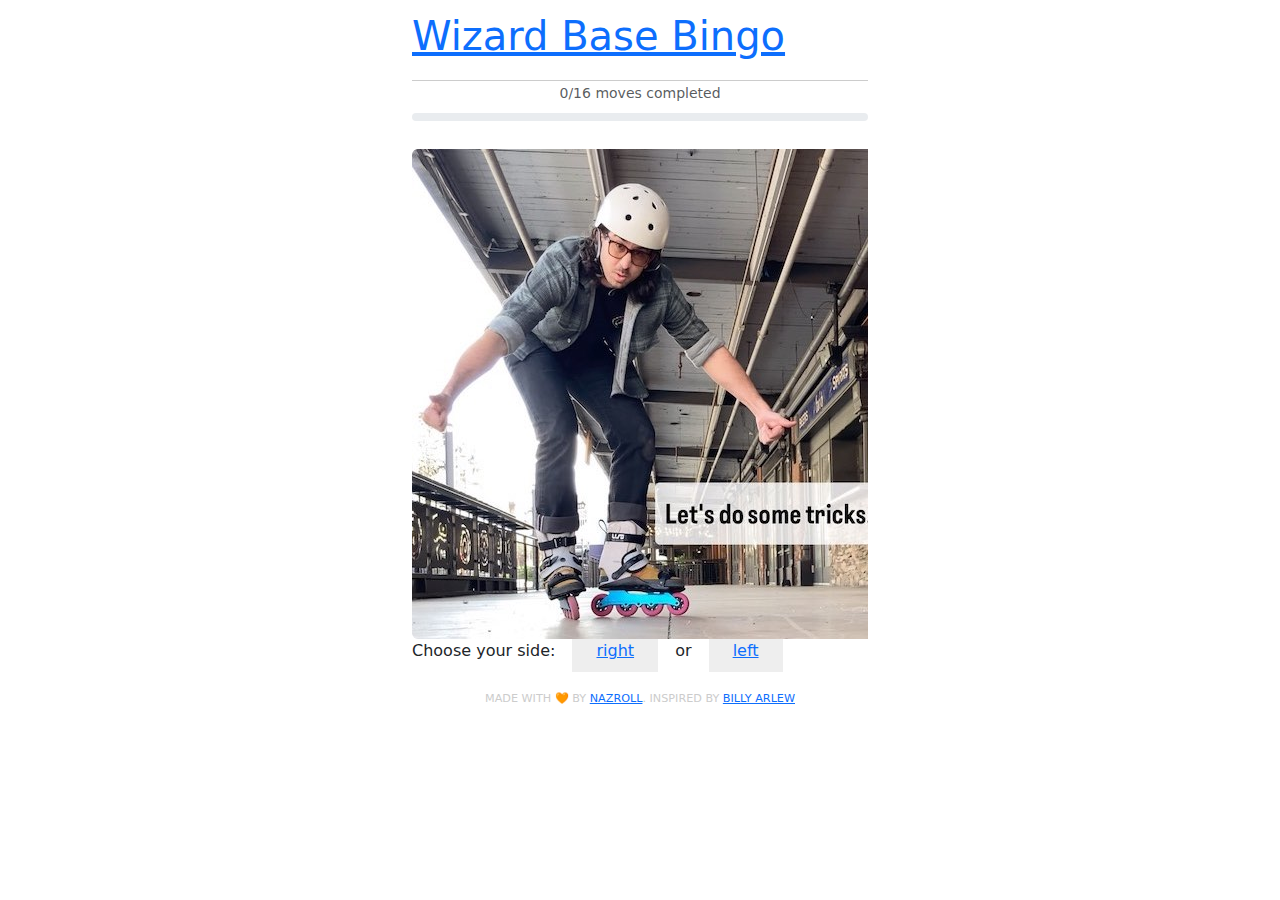
<file: index.html>
<!DOCTYPE html>
<html lang="en">
<head>
    <meta charset="UTF-8">
    <meta name="viewport" content="width=device-width, initial-scale=1.0">
    <meta name="description" content="Billy's Wizard Basics Bingo - Interactive training tracker for inline skating tricks">
    <meta name="keywords" content="inline skating, wizard basics, bingo, training, tricks">
    <meta name="author" content="nazrooooll">
    
    <!-- Performance optimizations -->
    <meta name="theme-color" content="#007bff">
    <link rel="preconnect" href="https://stackpath.bootstrapcdn.com">
    <link rel="preconnect" href="https://code.jquery.com">
    
    <title>Wizard Base Bingo</title>
    <!-- Bootstrap CSS -->
    <link href="https://cdn.jsdelivr.net/npm/bootstrap@5.3.6/dist/css/bootstrap.min.css" rel="stylesheet">
    <link href="./bingo.css" rel="stylesheet">
    <script type="text/javascript" src="./bingo.js"></script>
</head>
<body>
    <div class="container-xl bingo">
        <div id="header">
            <h1><a href="#home" class="app-header">Wizard Base Bingo</a></h1>
        </div>
        
        <!-- Progress Bar -->
        <div class="progress-container mb-3">
            <div class="text-center mb-2">
                <small class="text-muted"><span id="progress-text">0/16</span> moves completed</small>
            </div>
            <div class="progress" style="height: 8px;">
                <div class="progress-bar progress-bar-striped" 
                     role="progressbar" 
                     id="main-progress-bar"
                     style="width: 0%" 
                     aria-valuenow="0" 
                     aria-valuemin="0" 
                     aria-valuemax="100">
                </div>
            </div>
        </div>
        
        <div class="swipe-wrapper">
            <div class="row swipe-container">
                <!-- Choose your side: right or left? -->
                <div class="col-12 choose-your-side swipe-slide">
                    <img class="rounded mx-auto d-block" src="./billy.jpg" alt="" />
                </div>

                <!-- Right -->
                <div class="col-12 right-leg swipe-slide">
                    <h2>Right</h2>
                    <a href="#howtoRight" class="btn btn-primary btn-guide" data-bs-toggle="collapse" role="button" aria-expanded="false" aria-controls="howtoRight">?</a>
                    <div id="howtoRight" class="collapse visual-guides">
                        <div class="card card-body">
                        <h3>&#128064; Billy's howto guide</h3>
                        <h4>Two-footed moves</h4>
                        <ul class="demo-links">
                            <li><a href="https://billyarlew021217.wordpress.com/fog" target="_blank" rel="noopener">Front Open Gazelle</a></li>
                            <li><a href="https://billyarlew021217.wordpress.com/fcg" target="_blank" rel="noopener">Front Closed Gazelle</a></li>
                            <li><a href="https://billyarlew021217.wordpress.com/fol" target="_blank" rel="noopener">Front Open Lion</a></li>
                            <li><a href="https://eccentricinline.com/fcl/" target="_blank" rel="noopener">Front Closed Lion</a></li>
                        </ul>
                        <h4>One-footed moves</h4>
                        <ul class="demo-links">
                            <li><a href="https://billyarlew021217.wordpress.com/bog" target="_blank" rel="noopener">Back Open Gazelle</a></li>
                            <li><a href="https://billyarlew021217.wordpress.com/bcg" target="_blank" rel="noopener">Back Closed Gazelle</a></li>
                            <li><a href="https://billyarlew021217.wordpress.com/bol" target="_blank" rel="noopener">Back Open Lion</a></li>
                            <li><a href="https://billyarlew021217.wordpress.com/bcl" target="_blank" rel="noopener">Back Closed Lion</a></li>
                        </ul>
                        </div>
                    </div>
                    <!-- Front, Right -->
                    <div class="col-sm-12 front-right-leg">
                        <div class="row">
                            <div class="col-2">
                                <h3>Front</h3>
                            </div>
                            <div class="col-10">
                                <div class="front-right-tricks"></div>
                            </div>
                        </div>
                    </div>

                    <!-- Back, Right -->
                    <div class="col-sm-12 back-right-leg">
                        <div class="row">
                            <div class="col-2">
                                <h3>Back</h3>
                            </div>
                            <div class="col-10">
                                <div class="back-right-tricks"></div>
                            </div>
                        </div>
                    </div>
                </div>

                <!-- Left -->
                <div class="col-12 left-leg swipe-slide">
                    <h2>Left</h2>
                    <a href="#howtoLeft" class="btn btn-primary btn-guide" data-bs-toggle="collapse" role="button" aria-expanded="false" aria-controls="howtoLeft">?</a>
                    <div id="howtoLeft" class="collapse visual-guides">
                        <div class="card card-body">
                        <h3>&#128064; Billy's howto guide</h3>
                        <h4>Two-footed moves</h4>
                        <ul class="demo-links">
                            <li><a href="https://eccentricinline.com/fog" target="_blank" rel="noopener">Front Open Gazelle</a></li>
                            <li><a href="https://eccentricinline.com/fcg" target="_blank" rel="noopener">Front Closed Gazelle</a></li>
                            <li><a href="https://eccentricinline.com/bog" target="_blank" rel="noopener">Back Open Gazelle</a></li>
                            <li><a href="https://eccentricinline.com/bcg" target="_blank" rel="noopener">Back Closed Gazelle</a></li>
                        </ul>
                        <h4>One-footed moves</h4>
                        <ul class="demo-links">
                            <li><a href="https://eccentricinline.com/fol" target="_blank" rel="noopener">Front Open Lion</a></li>
                            <li><a href="https://eccentricinline.com/fcl/" target="_blank" rel="noopener">Front Closed Lion</a></li>
                            <li><a href="https://eccentricinline.com/bol" target="_blank" rel="noopener">Back Open Lion</a></li>
                            <li><a href="https://eccentricinline.com/bcl" target="_blank" rel="noopener">Back Closed Lion</a></li>
                        </ul>
                        </div>
                    </div>
                    <!-- Front, Left -->
                    <div class="col-sm-12 front-left-leg">
                        <div class="row">
                            <div class="col-2">
                                <h3>Front</h3>
                            </div>
                            <div class="col-10">
                                <div class="front-left-tricks"></div>
                            </div>
                        </div>
                    </div>

                    <!-- Back, Right -->
                    <div class="col-sm-12 back-left-leg">
                        <div class="row">
                            <div class="col-2">
                                <h3>Back</h3>
                            </div>
                            <div class="col-10">
                                <div class="back-left-tricks"></div>
                            </div>
                        </div>
                    </div>
                    <div class="visual-guides" style="display: none;">
                        <h3>&#128064; Billy's guide</h3>
                        <h4>Two-footed moves</h4>
                        <ul class="demo-links">
                            <li><a href="https://eccentricinline.com/fog" target="_blank" rel="noopener">Front Open Gazelle</a></li>
                            <li><a href="https://eccentricinline.com/fcg" target="_blank" rel="noopener">Front Closed Gazelle</a></li>
                            <li><a href="https://eccentricinline.com/bog" target="_blank" rel="noopener">Back Open Gazelle</a></li>
                            <li><a href="https://eccentricinline.com/bcg" target="_blank" rel="noopener">Back Closed Gazelle</a></li>
                        </ul>
                        <h4>One-footed moves</h4>
                        <ul class="demo-links">
                            <li><a href="https://eccentricinline.com/fol" target="_blank" rel="noopener">Front Open Lion</a></li>
                            <li><a href="https://eccentricinline.com/fcl/" target="_blank" rel="noopener">Front Closed Lion</a></li>
                            <li><a href="https://eccentricinline.com/bol" target="_blank" rel="noopener">Back Open Lion</a></li>
                            <li><a href="https://eccentricinline.com/bcl" target="_blank" rel="noopener">Back Closed Lion</a></li>
                        </ul>
                    </div>
                </div>
            </div>

            <p class="choose-side-buttons">Choose your side: 
                <a href="#right" class="choose-side" data-side="right">right</a> or 
                <a href="#left" class="choose-side" data-side="left">left</a></p>
        </div>
        <div id="footer">
            <p>Made with &#129505; by <a href="https://nazroll.com" target="_blank">nazroll</a>. Inspired by <a href="https://eccentricinline.com/" target="_blank">Billy Arlew</a></p>
        </div>
        
    </div>
    
    <!-- Congratulations Modal -->
    <div class="modal fade" id="congratulationsModal" tabindex="-1" aria-labelledby="congratulationsModalLabel" aria-hidden="true">
        <div class="modal-dialog modal-dialog-centered">
            <div class="modal-content">
                <div class="modal-header bg-success text-white">
                    <h4 class="modal-title" id="congratulationsModalLabel">&#127881; Congratulations!</h4>
                    <button type="button" class="btn-close btn-close-white" data-bs-dismiss="modal" aria-label="Close"></button>
                </div>
                <div class="modal-body text-center">
                    <div class="mb-3">
                        <i class="display-1 text-success"></i>
                    </div>
                    <h5 class="mb-3">You completed the Wizard Base Bingo! &#128293; &#128293; &#128293;</h5>
                    <p class="text-muted">You've mastered all <strong>16 fundamental moves</strong>. Time to take your wizard skating to the next level!</p>
                </div>
                <div class="modal-footer justify-content-center">
                    <button type="button" class="btn btn-secondary" data-bs-dismiss="modal">Let's get it!</button>
                </div>
            </div>
        </div>
    </div>
    
    <!-- Bootstrap JS, Popper.js, and jQuery -->
    <script src="https://code.jquery.com/jquery-3.5.1.slim.min.js"></script>
    <!-- <script src="https://cdn.jsdelivr.net/npm/@popperjs/core@2.5.4/dist/umd/popper.min.js"></script> -->
    <script src="https://cdn.jsdelivr.net/npm/bootstrap@5.3.6/dist/js/bootstrap.bundle.min.js"></script>
</body>
</html>
</file>
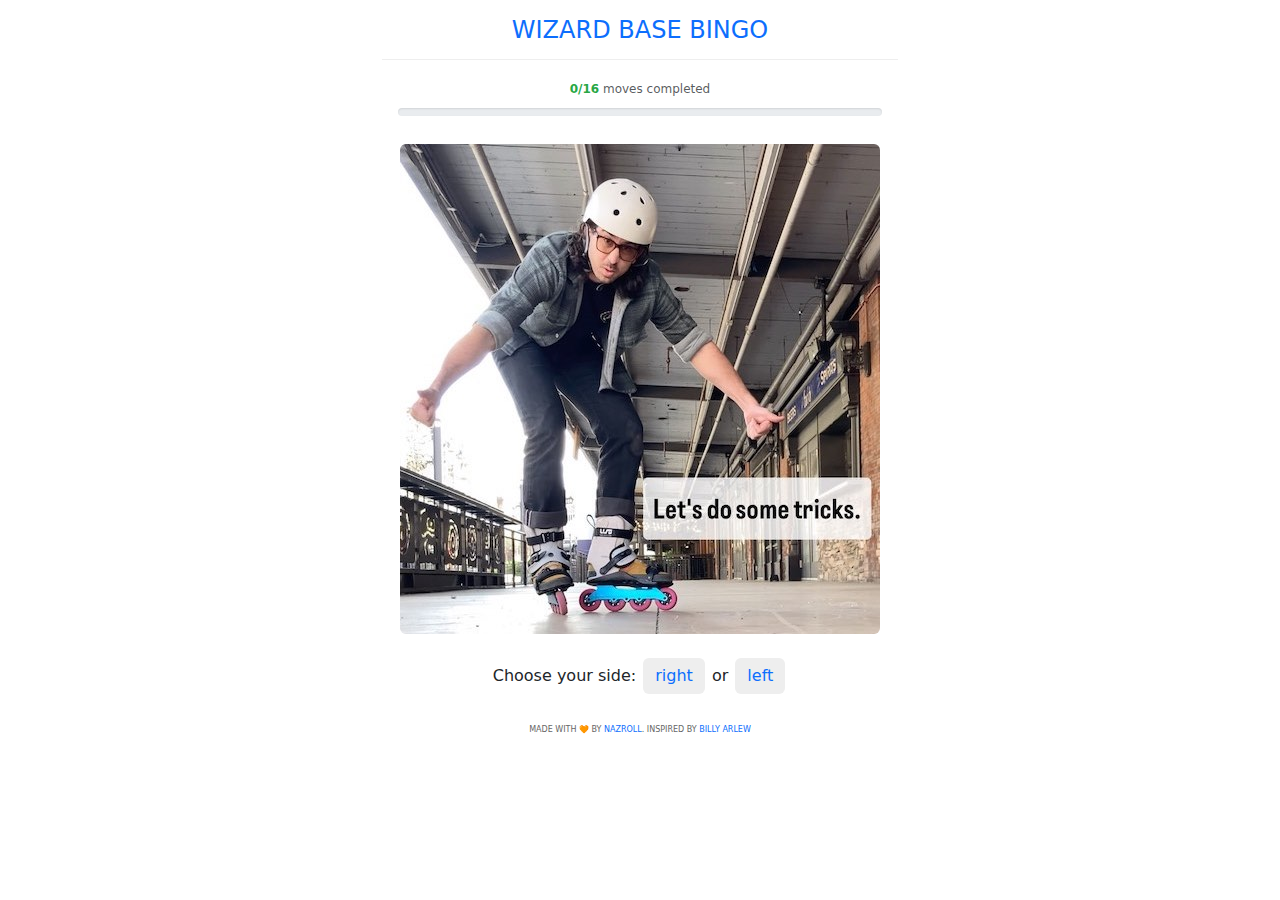
<file: bingo/index.html>
<!DOCTYPE html>
<html lang="en">
<head>
    <!-- Google tag (gtag.js) -->
    <script async src="https://www.googletagmanager.com/gtag/js?id=G-JHPRCTE9YY"></script>
    <script>
    window.dataLayer = window.dataLayer || [];
    function gtag(){dataLayer.push(arguments);}
    gtag('js', new Date());

    gtag('config', 'G-JHPRCTE9YY');
    </script>
    
    <meta charset="UTF-8">
    <meta name="viewport" content="width=device-width, initial-scale=1.0">
    <meta name="description" content="Billy's Wizard Basics Bingo - Interactive training tracker for inline skating tricks">
    <meta name="keywords" content="inline skating, wizard basics, bingo, training, tricks">
    <meta name="author" content="nazrooooll">
    
    <!-- Performance optimizations -->
    <meta name="theme-color" content="#007bff">
    <link rel="preconnect" href="https://stackpath.bootstrapcdn.com">
    <link rel="preconnect" href="https://code.jquery.com">
    
    <title>Wizard Base Bingo</title>
    <!-- Bootstrap CSS -->
    <link href="https://cdn.jsdelivr.net/npm/bootstrap@5.3.6/dist/css/bootstrap.min.css" rel="stylesheet">
    <link href="./bingo.css" rel="stylesheet">
    <script type="text/javascript" src="./bingo.js"></script>
</head>
<body>
    <div class="container-xl bingo">
        <div id="header">
            <h1><a href="#home" class="app-header">Wizard Base Bingo</a></h1>
        </div>
        
        <!-- Progress Bar -->
        <div class="progress-container mb-3">
            <div class="text-center mb-2">
                <small class="text-muted"><span id="progress-text">0/16</span> moves completed</small>
            </div>
            <div class="progress" style="height: 8px;">
                <div class="progress-bar progress-bar-striped" 
                     role="progressbar" 
                     id="main-progress-bar"
                     style="width: 0%" 
                     aria-valuenow="0" 
                     aria-valuemin="0" 
                     aria-valuemax="100">
                </div>
            </div>
        </div>
        
        <div class="swipe-wrapper">
            <div class="row swipe-container">
                <!-- Choose your side: right or left? -->
                <div class="col-12 choose-your-side swipe-slide">
                    <img class="rounded mx-auto d-block" src="./billy.jpg" alt="" />
                </div>

                <!-- Right -->
                <div class="col-12 right-leg swipe-slide">
                    <h2>Right</h2>
                    <a href="#howtoRight" class="btn btn-primary btn-guide" data-bs-toggle="collapse" role="button" aria-expanded="false" aria-controls="howtoRight">?</a>
                    <div id="howtoRight" class="collapse visual-guides">
                        <div class="card card-body">
                        <h3>&#128064; Billy's howto guide</h3>
                        <h4>Two-footed moves</h4>
                        <ul class="demo-links">
                            <li><a href="https://eccentricinline.com/fog" target="_blank" rel="noopener">Front Open Gazelle</a></li>
                            <li><a href="https://eccentricinline.com/fcg" target="_blank" rel="noopener">Front Closed Gazelle</a></li>
                            <li><a href="https://eccentricinline.com/bog" target="_blank" rel="noopener">Back Open Gazelle</a></li>
                            <li><a href="https://eccentricinline.com/bcg" target="_blank" rel="noopener">Back Closed Gazelle</a></li>
                        </ul>
                        <h4>One-footed moves</h4>
                        <ul class="demo-links">
                            <li><a href="https://eccentricinline.com/fol" target="_blank" rel="noopener">Front Open Lion</a></li>
                            <li><a href="https://eccentricinline.com/fcl/" target="_blank" rel="noopener">Front Closed Lion</a></li>
                            <li><a href="https://eccentricinline.com/bol" target="_blank" rel="noopener">Back Open Lion</a></li>
                            <li><a href="https://eccentricinline.com/bcl" target="_blank" rel="noopener">Back Closed Lion</a></li>
                        </ul>
                        </div>
                    </div>
                    <!-- Front, Right -->
                    <div class="col-sm-12 front-right-leg">
                        <div class="row">
                            <div class="col-2">
                                <h3>Front</h3>
                            </div>
                            <div class="col-10">
                                <div class="front-right-tricks"></div>
                            </div>
                        </div>
                    </div>

                    <!-- Back, Right -->
                    <div class="col-sm-12 back-right-leg">
                        <div class="row">
                            <div class="col-2">
                                <h3>Back</h3>
                            </div>
                            <div class="col-10">
                                <div class="back-right-tricks"></div>
                            </div>
                        </div>
                    </div>
                </div>

                <!-- Left -->
                <div class="col-12 left-leg swipe-slide">
                    <h2>Left</h2>
                    <a href="#howtoLeft" class="btn btn-primary btn-guide" data-bs-toggle="collapse" role="button" aria-expanded="false" aria-controls="howtoLeft">?</a>
                    <div id="howtoLeft" class="collapse visual-guides">
                        <div class="card card-body">
                        <h3>&#128064; Billy's howto guide</h3>
                        <h4>Two-footed moves</h4>
                        <ul class="demo-links">
                            <li><a href="https://eccentricinline.com/fog" target="_blank" rel="noopener">Front Open Gazelle</a></li>
                            <li><a href="https://eccentricinline.com/fcg" target="_blank" rel="noopener">Front Closed Gazelle</a></li>
                            <li><a href="https://eccentricinline.com/bog" target="_blank" rel="noopener">Back Open Gazelle</a></li>
                            <li><a href="https://eccentricinline.com/bcg" target="_blank" rel="noopener">Back Closed Gazelle</a></li>
                        </ul>
                        <h4>One-footed moves</h4>
                        <ul class="demo-links">
                            <li><a href="https://eccentricinline.com/fol" target="_blank" rel="noopener">Front Open Lion</a></li>
                            <li><a href="https://eccentricinline.com/fcl/" target="_blank" rel="noopener">Front Closed Lion</a></li>
                            <li><a href="https://eccentricinline.com/bol" target="_blank" rel="noopener">Back Open Lion</a></li>
                            <li><a href="https://eccentricinline.com/bcl" target="_blank" rel="noopener">Back Closed Lion</a></li>
                        </ul>
                        </div>
                    </div>
                    <!-- Front, Left -->
                    <div class="col-sm-12 front-left-leg">
                        <div class="row">
                            <div class="col-2">
                                <h3>Front</h3>
                            </div>
                            <div class="col-10">
                                <div class="front-left-tricks"></div>
                            </div>
                        </div>
                    </div>

                    <!-- Back, Right -->
                    <div class="col-sm-12 back-left-leg">
                        <div class="row">
                            <div class="col-2">
                                <h3>Back</h3>
                            </div>
                            <div class="col-10">
                                <div class="back-left-tricks"></div>
                            </div>
                        </div>
                    </div>
                </div>
            </div>

            <p class="choose-side-buttons">Choose your side: 
                <a href="#right" class="choose-side" data-side="right">right</a> or 
                <a href="#left" class="choose-side" data-side="left">left</a></p>
        </div>
        <div id="footer">
            <p>Made with &#129505; by <a href="https://nazroll.com" target="_blank">nazroll</a>. Inspired by <a href="https://eccentricinline.com/" target="_blank">Billy Arlew</a></p>
        </div>
        
    </div>
    
    <!-- Congratulations Modal -->
    <div class="modal fade" id="congratulationsModal" tabindex="-1" aria-labelledby="congratulationsModalLabel" aria-hidden="true">
        <div class="modal-dialog modal-dialog-centered">
            <div class="modal-content">
                <div class="modal-header bg-success text-white">
                    <h4 class="modal-title" id="congratulationsModalLabel">&#127881; Congratulations!</h4>
                    <button type="button" class="btn-close btn-close-white" data-bs-dismiss="modal" aria-label="Close"></button>
                </div>
                <div class="modal-body text-center">
                    <div class="mb-3">
                        <i class="display-1 text-success"></i>
                    </div>
                    <h5 class="mb-3">You completed the Wizard Base Bingo! &#128293; &#128293; &#128293;</h5>
                    <p class="text-muted">You've mastered all <strong>16 fundamental moves</strong>. Time to take your wizard skating to the next level!</p>
                </div>
                <div class="modal-footer justify-content-center">
                    <button type="button" class="btn btn-secondary" data-bs-dismiss="modal">Let's get it!</button>
                </div>
            </div>
        </div>
    </div>
    
    <!-- Bootstrap JS, Popper.js, and jQuery -->
    <script src="https://code.jquery.com/jquery-3.5.1.slim.min.js"></script>
    <!-- <script src="https://cdn.jsdelivr.net/npm/@popperjs/core@2.5.4/dist/umd/popper.min.js"></script> -->
    <script src="https://cdn.jsdelivr.net/npm/bootstrap@5.3.6/dist/js/bootstrap.bundle.min.js"></script>
</body>
</html>
</file>
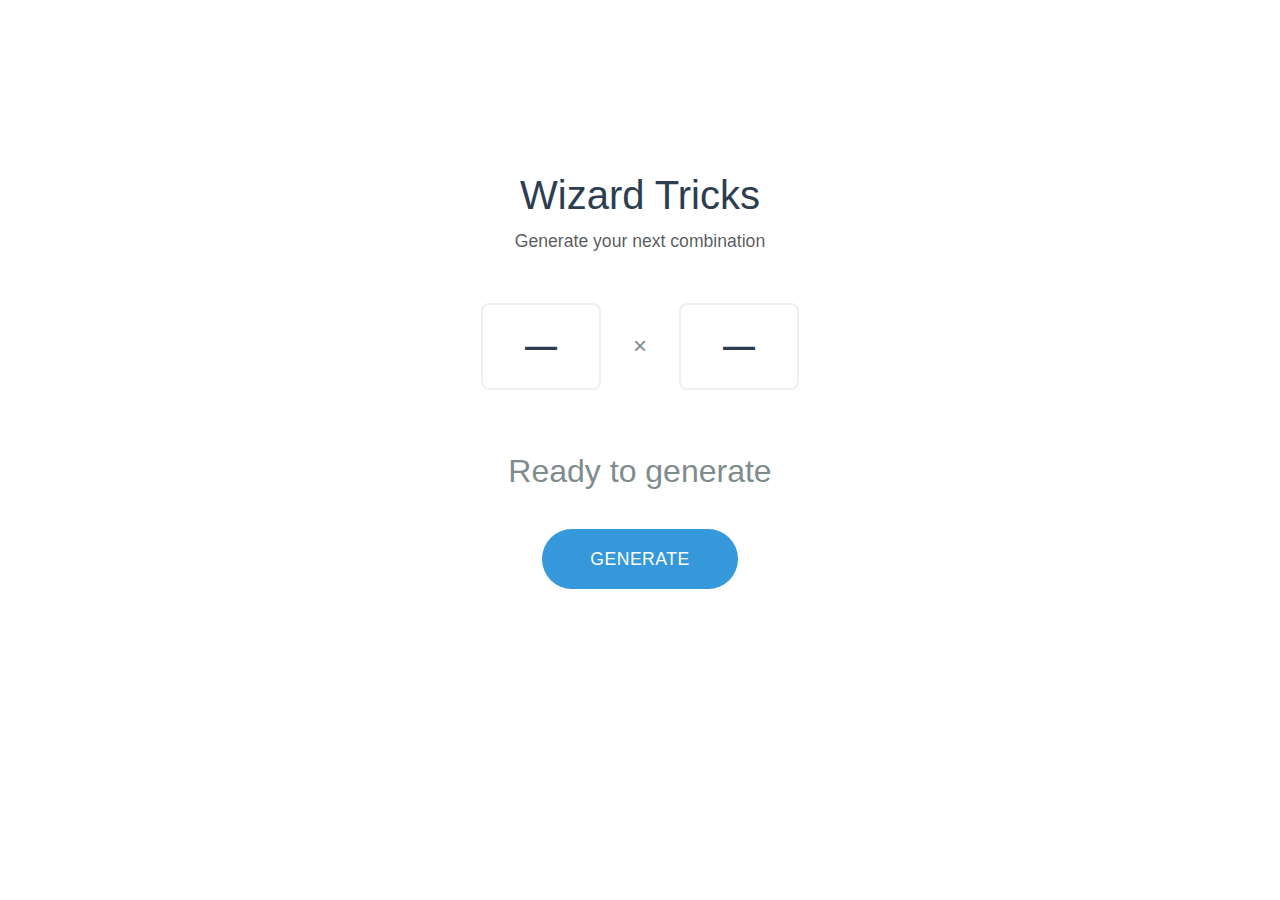
<file: generator/index.html>
<!DOCTYPE html>
<html lang="en">
<head>
    <!-- Google tag (gtag.js) -->
    <script async src="https://www.googletagmanager.com/gtag/js?id=G-JHPRCTE9YY"></script>
    <script>
    window.dataLayer = window.dataLayer || [];
    function gtag(){dataLayer.push(arguments);}
    gtag('js', new Date());
    gtag('config', 'G-JHPRCTE9YY');
    </script>
    
    <meta charset="UTF-8">
    <meta name="viewport" content="width=device-width, initial-scale=1.0">
    <meta name="description" content="Generate random tricks for wizard skaters. Perfect for sessions!">
    <meta name="keywords" content="inline skating, wizard basics, bingo, training, tricks">
    <meta name="author" content="nazrooooll">
    
    <title>Wizard Tricks Generator</title>
    <!-- Bootstrap CSS -->
    <link href="https://cdn.jsdelivr.net/npm/bootstrap@5.3.6/dist/css/bootstrap.min.css" rel="stylesheet">
    <link href="./trick-generator.css" rel="stylesheet">
</head>
<body>
    <div class="container">
        <div class="generator-wrapper">
            <header class="text-center mb-5">
                <h1>Wizard Tricks</h1>
                <p class="text-muted">Generate your next combination</p>
            </header>
            
            <main class="text-center">
                <!-- Simplified Slots -->
                <div class="slots-container mb-4">
                    <div class="slot">
                        <div class="slot-label d-none">Triangle</div>
                        <div id="triangleSlot" class="slot-result">—</div>
                    </div>
                    <div class="slot-divider">×</div>
                    <div class="slot">
                        <div class="slot-label d-none">Circle</div>
                        <div id="circleSlot" class="slot-result">—</div>
                    </div>
                </div>

                <!-- Result Display -->
                <div id="trickResult" class="result-display">
                    Ready to generate
                </div>

                <!-- Generate Button -->
                <button id="generateBtn" class="generate-btn mb-4">
                    Generate
                </button>
            </main>
        </div>
    </div>
    
    <script src="./trick-generator.js"></script>
    <script src="https://cdn.jsdelivr.net/npm/bootstrap@5.3.6/dist/js/bootstrap.bundle.min.js"></script>
</body>
</html>
</file>
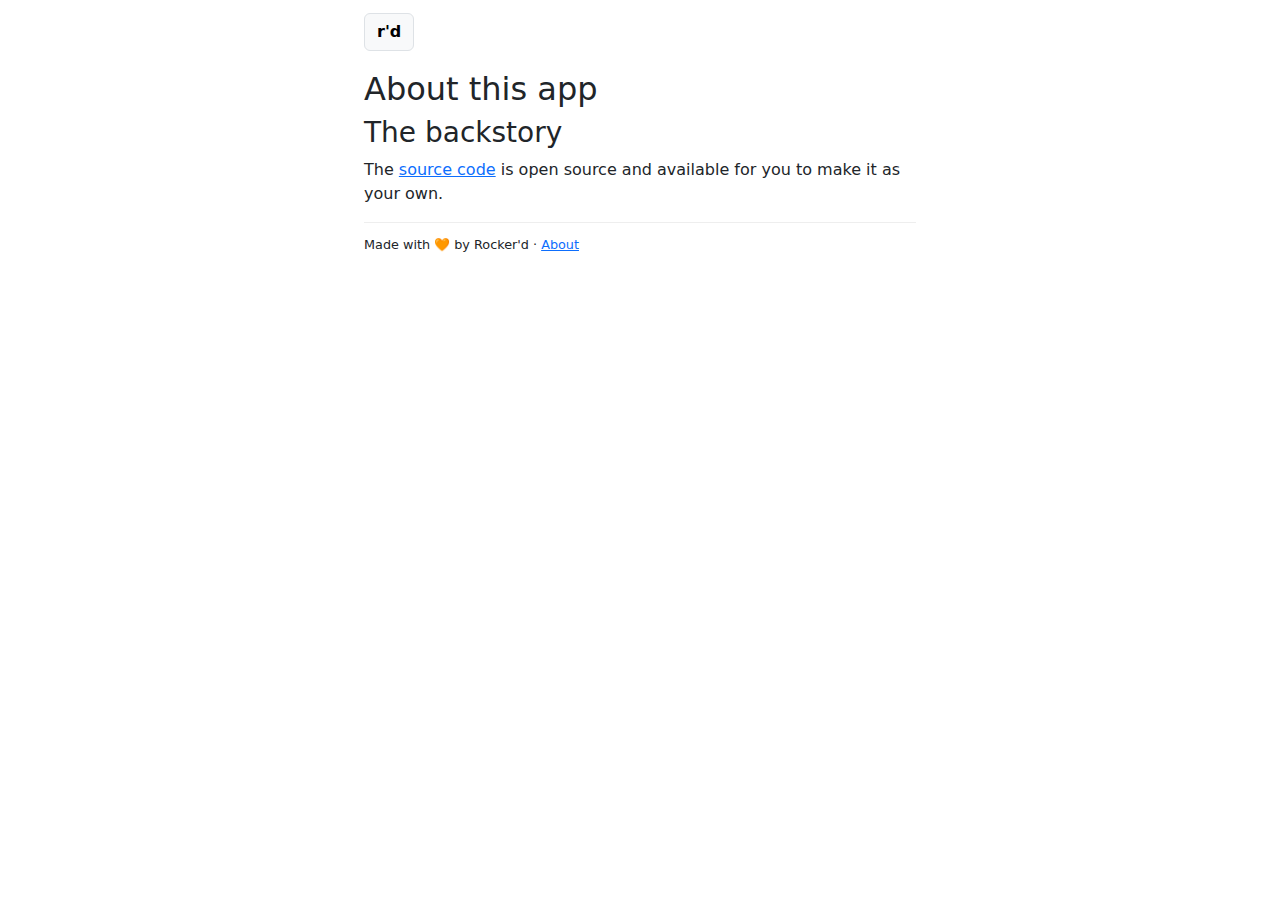
<file: about.html>
<!DOCTYPE html>
<html lang="en">
<head>
    <!-- Google tag (gtag.js) -->
    <script async src="https://www.googletagmanager.com/gtag/js?id=G-JHPRCTE9YY"></script>
    <script>
    window.dataLayer = window.dataLayer || [];
    function gtag(){dataLayer.push(arguments);}
    gtag('js', new Date());

    gtag('config', 'G-JHPRCTE9YY');
    </script>
    
    <meta charset="UTF-8">
    <meta name="viewport" content="width=device-width, initial-scale=1.0">
    <meta name="description" content="Learn, practice and progress in wizard skating as a beginner, intermediate or advanced inline skater.">
    <meta name="keywords" content="inline skating, wizard skating, training, tricks">
    <meta name="author" content="Nazrul Kamaruddin">
    
    <!-- Performance optimizations -->
    <link rel="preconnect" href="https://stackpath.bootstrapcdn.com">
    <link rel="preconnect" href="https://code.jquery.com">
    
    <title>About this app - Rocker'd</title>
    <!-- Bootstrap CSS -->
    <link href="https://cdn.jsdelivr.net/npm/bootstrap@5.3.6/dist/css/bootstrap.min.css" rel="stylesheet">
    <link href="/app.css" rel="stylesheet">
</head>
<body>
    <div class="container rockerd">
        <div id="header">
            <h1><a href="/index.html" class="btn btn-light border radius-pill fw-bold">r'd</a></h1>
        </div>  
        <div class="row">
            <div class="col">
                <h2>About this app</h2>

                <h3>The backstory</h3>
                <p>The <a href="https://github.com/nazroll/rockerdapp">source code</a> is open source and available for you to make it as your own.</p>
            </div>
        </div>
        <div id="footer">
            <p>Made with &#129505; by Rocker'd &middot; <a href="/about.html">About</a></p>
        </div>
    </div>
    
    <!-- Bootstrap JS, Popper.js, and jQuery -->
    <script src="https://code.jquery.com/jquery-3.5.1.slim.min.js"></script>
    <script src="https://cdn.jsdelivr.net/npm/bootstrap@5.3.6/dist/js/bootstrap.bundle.min.js"></script>
</body>
</html>
</file>
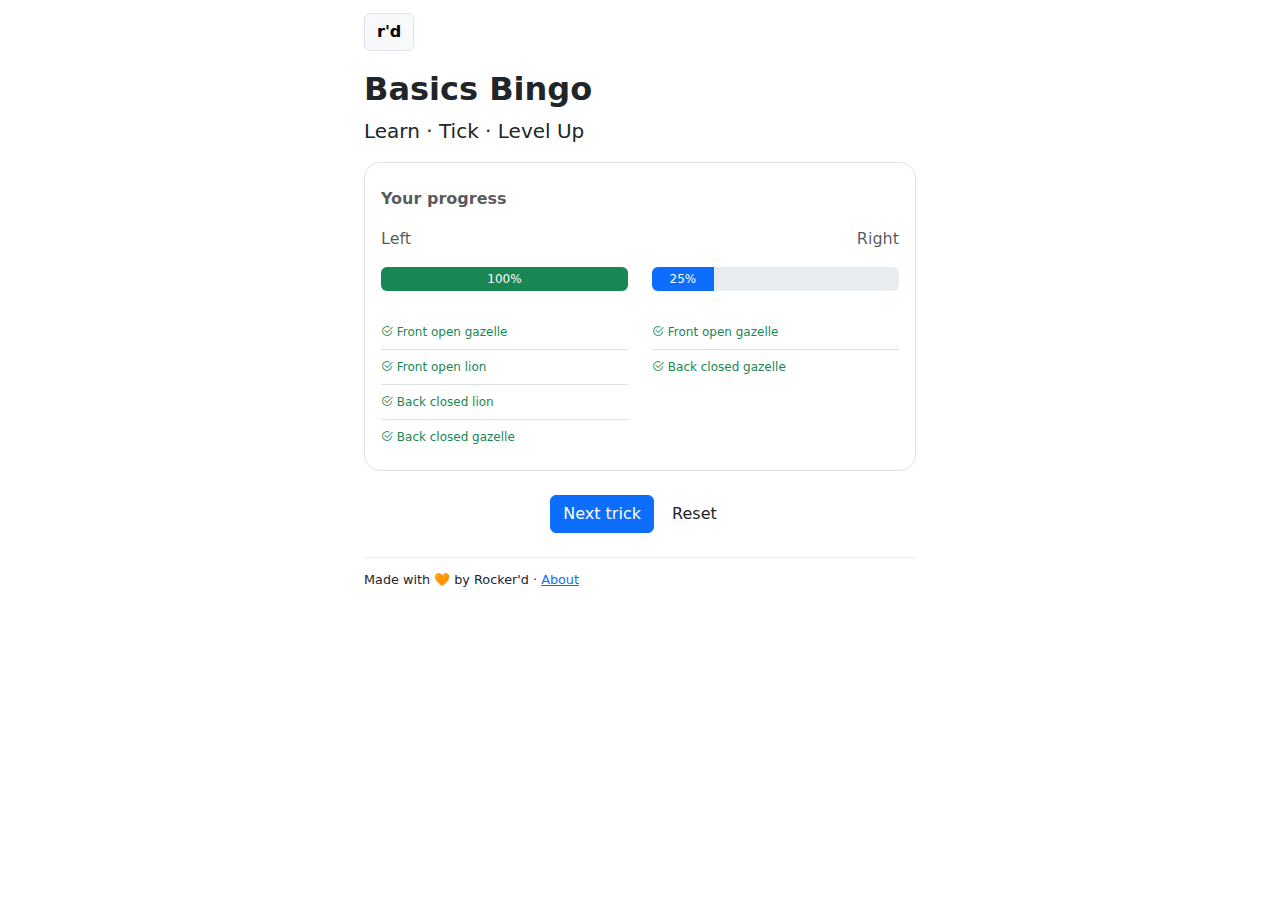
<file: basicsbingo.html>
<!DOCTYPE html>
<html lang="en">
<head>
    <!-- Google tag (gtag.js) -->
    <script async src="https://www.googletagmanager.com/gtag/js?id=G-JHPRCTE9YY"></script>
    <script>
    window.dataLayer = window.dataLayer || [];
    function gtag(){dataLayer.push(arguments);}
    gtag('js', new Date());

    gtag('config', 'G-JHPRCTE9YY');
    </script>
    
    <meta charset="UTF-8">
    <meta name="viewport" content="width=device-width, initial-scale=1.0">
    <meta name="description" content="Learn, practice and progress in wizard skating as a beginner, intermediate or advanced inline skater.">
    <meta name="keywords" content="inline skating, wizard skating, training, tricks">
    <meta name="author" content="Nazrul Kamaruddin">
    
    <!-- Performance optimizations -->
    <link rel="preconnect" href="https://stackpath.bootstrapcdn.com">
    <link rel="preconnect" href="https://code.jquery.com">
    
    <title>Basics Bingo - Rocker'd</title>
    <!-- Bootstrap CSS -->
    <link href="https://cdn.jsdelivr.net/npm/bootstrap@5.3.6/dist/css/bootstrap.min.css" rel="stylesheet">
    <link rel="stylesheet" href="https://cdn.jsdelivr.net/npm/bootstrap-icons@1.13.1/font/bootstrap-icons.min.css">
    <link href="/app.css" rel="stylesheet">
</head>
<body>
    <div class="container rockerd">
        <div id="header">
            <h1><a href="/index.html" class="btn btn-light border radius-pill fw-bold">r'd</a></h1>
        </div>
        <div class="row">
            <div class="col-12">
                <h2 class="fw-bold">Basics Bingo</h2>
                <p class="lead">Learn &middot; Tick &middot; Level Up</p>
            </div>
        </div>

        <div class="border rounded-4 p-3">
            <div class="row mt-2 my-progress">
                <div class="col-12">
                    <p class="text-muted fw-bold">Your progress</p>
                </div>
                <div class="col left-side">
                    <p class="text-muted">Left</p>
                    <div class="progress mb-4 vh-4" role="progressbar" aria-label="Left leg progressbar" aria-valuenow="0" aria-valuemin="0" aria-valuemax="100" style="height: 24px;">
                        <div class="progress-bar bg-success" style="width: 100%;">100%</div>
                    </div>
                    <ul class="list-group list-group-flush list-completed">
                        <li class="list-group-item text-success px-0"><i class="bi bi-check2-circle"></i> Front open gazelle</li>
                        <li class="list-group-item text-success px-0"><i class="bi bi-check2-circle"></i> Front open lion</li>
                        <li class="list-group-item text-success px-0"><i class="bi bi-check2-circle"></i> Back closed lion</li>
                        <li class="list-group-item text-success px-0"><i class="bi bi-check2-circle"></i> Back closed gazelle</li>
                    </ul>
                </div>
            
                <div class="col right-side">
                    <p class="text-muted text-end">Right</p>
                    <div class="progress mb-4" role="progressbar" aria-label="Right leg progressbar" aria-valuenow="25" aria-valuemin="0" aria-valuemax="100" style="height: 24px;">
                        <div class="progress-bar p-1" style="width: 25%;">25%</div>
                    </div>
                    <ul class="list-group list-group-flush list-completed">
                        <li class="list-group-item text-success px-0"><i class="bi bi-check2-circle"></i> Front open gazelle</li>
                        <li class="list-group-item text-success px-0"><i class="bi bi-check2-circle"></i> Back closed gazelle</li>
                    </ul>
                </div>
            </div>
        </div>
        
        <div class="text-center py-4">
             <a href="#" class="btn btn-primary">Next trick</a>
             <a href="#" class="btn">Reset</a>
        </div>
       
        
        <div class="row choose-your-side d-none">  
            <div class="col py-4">
                <p class="text-center">Choose a side to start: 
                    <span class="d-block pt-4">
                        <a href="#" class="btn border radius-pill fw-semibold">right</a> 
                        <span class="text-muted mx-1">or</span> 
                        <a href="#" class="btn border radius-pill fw-semibold">left</a>
                    </span>
                </p>
            </div>
        </div>

        <div class="row choose-a-direction d-none">
            <div class="col py-4">
                <p class="text-center">Choose a direction: 
                    <span class="d-block pt-4">
                        <a href="#" class="btn border radius-pill fw-semibold">front</a> 
                        <span class="text-muted mx-1">or</span> 
                        <a href="#" class="btn border radius-pill fw-semibold">back</a>
                    </span>
                </p>
            </div>
        </div>

        <div class="row mb-5 moves d-none">
            <div class="col">
                <ul class="list-group mt-4">
                    <li class="list-group-item">Open gazelle</li>
                    <li class="list-group-item">Closed gazelle</li>
                    <li class="list-group-item">Open lion</li>
                    <li class="list-group-item">Closed lion</li>
                </ul>
            </div>
            
        </div>
        <div id="footer">
            <p>Made with &#129505; by Rocker'd &middot; <a href="/about.html">About</a></p>
        </div>
    </div>
    
    <!-- Bootstrap JS, Popper.js, and jQuery -->
    <script src="https://code.jquery.com/jquery-3.5.1.slim.min.js"></script>
    <script src="https://cdn.jsdelivr.net/npm/bootstrap@5.3.6/dist/js/bootstrap.bundle.min.js"></script>
</body>
</html>
</file>
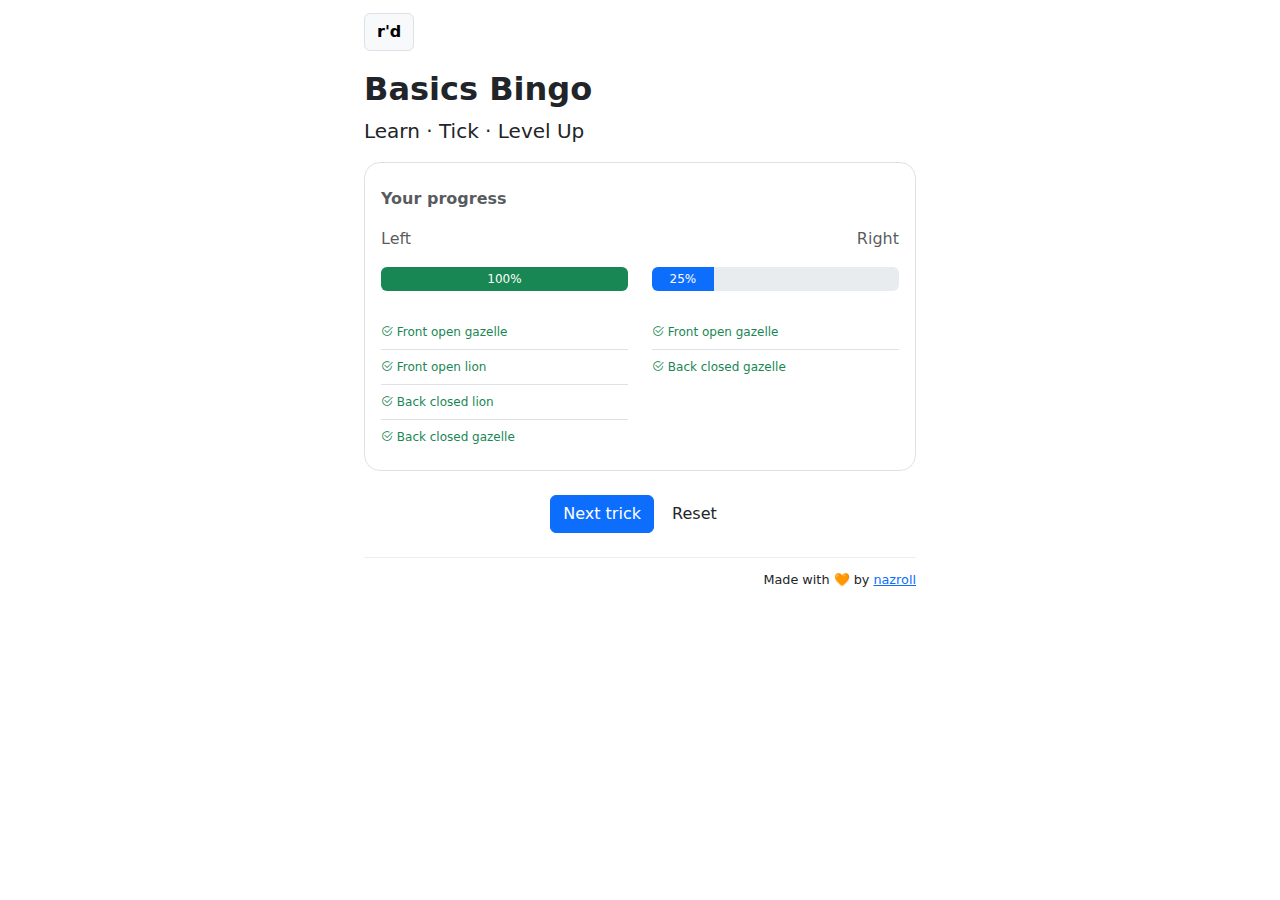
<file: bingo.html>
<!DOCTYPE html>
<html lang="en">
<head>
    <!-- Google tag (gtag.js) -->
    <script async src="https://www.googletagmanager.com/gtag/js?id=G-JHPRCTE9YY"></script>
    <script>
    window.dataLayer = window.dataLayer || [];
    function gtag(){dataLayer.push(arguments);}
    gtag('js', new Date());

    gtag('config', 'G-JHPRCTE9YY');
    </script>
    
    <meta charset="UTF-8">
    <meta name="viewport" content="width=device-width, initial-scale=1.0">
    <meta name="description" content="Learn, practice and progress in wizard skating as a beginner, intermediate or advanced inline skater.">
    <meta name="keywords" content="inline skating, wizard skating, training, tricks">
    <meta name="author" content="Nazrul Kamaruddin">
    
    <!-- Performance optimizations -->
    <link rel="preconnect" href="https://stackpath.bootstrapcdn.com">
    <link rel="preconnect" href="https://code.jquery.com">
    
    <title>Basics Bingo - Rocker'd</title>
    <!-- Bootstrap CSS -->
    <link href="https://cdn.jsdelivr.net/npm/bootstrap@5.3.6/dist/css/bootstrap.min.css" rel="stylesheet">
    <link rel="stylesheet" href="https://cdn.jsdelivr.net/npm/bootstrap-icons@1.13.1/font/bootstrap-icons.min.css">
    <link href="/app.css" rel="stylesheet">
</head>
<body>
    <div class="container rockerd">
        <div id="header">
            <h1><a href="/index.html" class="btn btn-light border radius-pill fw-bold">r'd</a></h1>
        </div>
        <div class="row">
            <div class="col-12">
                <h2 class="fw-bold">Basics Bingo</h2>
                <p class="lead">Learn &middot; Tick &middot; Level Up</p>
            </div>
        </div>

        <div class="border rounded-4 p-3">
            <div class="row mt-2 my-progress">
                <div class="col-12">
                    <p class="text-muted fw-bold">Your progress</p>
                </div>
                <div class="col left-side">
                    <p class="text-muted">Left</p>
                    <div class="progress mb-4 vh-4" role="progressbar" aria-label="Left leg progressbar" aria-valuenow="0" aria-valuemin="0" aria-valuemax="100" style="height: 24px;">
                        <div class="progress-bar bg-success" style="width: 100%;">100%</div>
                    </div>
                    <ul class="list-group list-group-flush list-completed">
                        <li class="list-group-item text-success px-0"><i class="bi bi-check2-circle"></i> Front open gazelle</li>
                        <li class="list-group-item text-success px-0"><i class="bi bi-check2-circle"></i> Front open lion</li>
                        <li class="list-group-item text-success px-0"><i class="bi bi-check2-circle"></i> Back closed lion</li>
                        <li class="list-group-item text-success px-0"><i class="bi bi-check2-circle"></i> Back closed gazelle</li>
                    </ul>
                </div>
            
                <div class="col right-side">
                    <p class="text-muted text-end">Right</p>
                    <div class="progress mb-4" role="progressbar" aria-label="Right leg progressbar" aria-valuenow="25" aria-valuemin="0" aria-valuemax="100" style="height: 24px;">
                        <div class="progress-bar p-1" style="width: 25%;">25%</div>
                    </div>
                    <ul class="list-group list-group-flush list-completed">
                        <li class="list-group-item text-success px-0"><i class="bi bi-check2-circle"></i> Front open gazelle</li>
                        <li class="list-group-item text-success px-0"><i class="bi bi-check2-circle"></i> Back closed gazelle</li>
                    </ul>
                </div>
            </div>
        </div>
        
        <div class="text-center py-4">
             <a href="#" class="btn btn-primary">Next trick</a>
             <a href="#" class="btn">Reset</a>
        </div>
       
        
        <div class="row choose-your-side d-none">  
            <div class="col py-4">
                <p class="text-center">Choose a side to start: 
                    <span class="d-block pt-4">
                        <a href="#" class="btn border radius-pill fw-semibold">right</a> 
                        <span class="text-muted mx-1">or</span> 
                        <a href="#" class="btn border radius-pill fw-semibold">left</a>
                    </span>
                </p>
            </div>
        </div>

        <div class="row choose-a-direction d-none">
            <div class="col py-4">
                <p class="text-center">Choose a direction: 
                    <span class="d-block pt-4">
                        <a href="#" class="btn border radius-pill fw-semibold">front</a> 
                        <span class="text-muted mx-1">or</span> 
                        <a href="#" class="btn border radius-pill fw-semibold">back</a>
                    </span>
                </p>
            </div>
        </div>

        <div class="row mb-5 moves d-none">
            <div class="col">
                <ul class="list-group mt-4">
                    <li class="list-group-item">Open gazelle</li>
                    <li class="list-group-item">Closed gazelle</li>
                    <li class="list-group-item">Open lion</li>
                    <li class="list-group-item">Closed lion</li>
                </ul>
            </div>
            
        </div>
        <div id="footer" class="text-end">
            <p>Made with &#129505; by <a href="https://nazroll.com" target="_blank">nazroll</a></p>
        </div>
    </div>
    
    <!-- Bootstrap JS, Popper.js, and jQuery -->
    <script src="https://code.jquery.com/jquery-3.5.1.slim.min.js"></script>
    <!-- <script src="https://cdn.jsdelivr.net/npm/@popperjs/core@2.5.4/dist/umd/popper.min.js"></script> -->
    <script src="https://cdn.jsdelivr.net/npm/bootstrap@5.3.6/dist/js/bootstrap.bundle.min.js"></script>
</body>
</html>
</file>
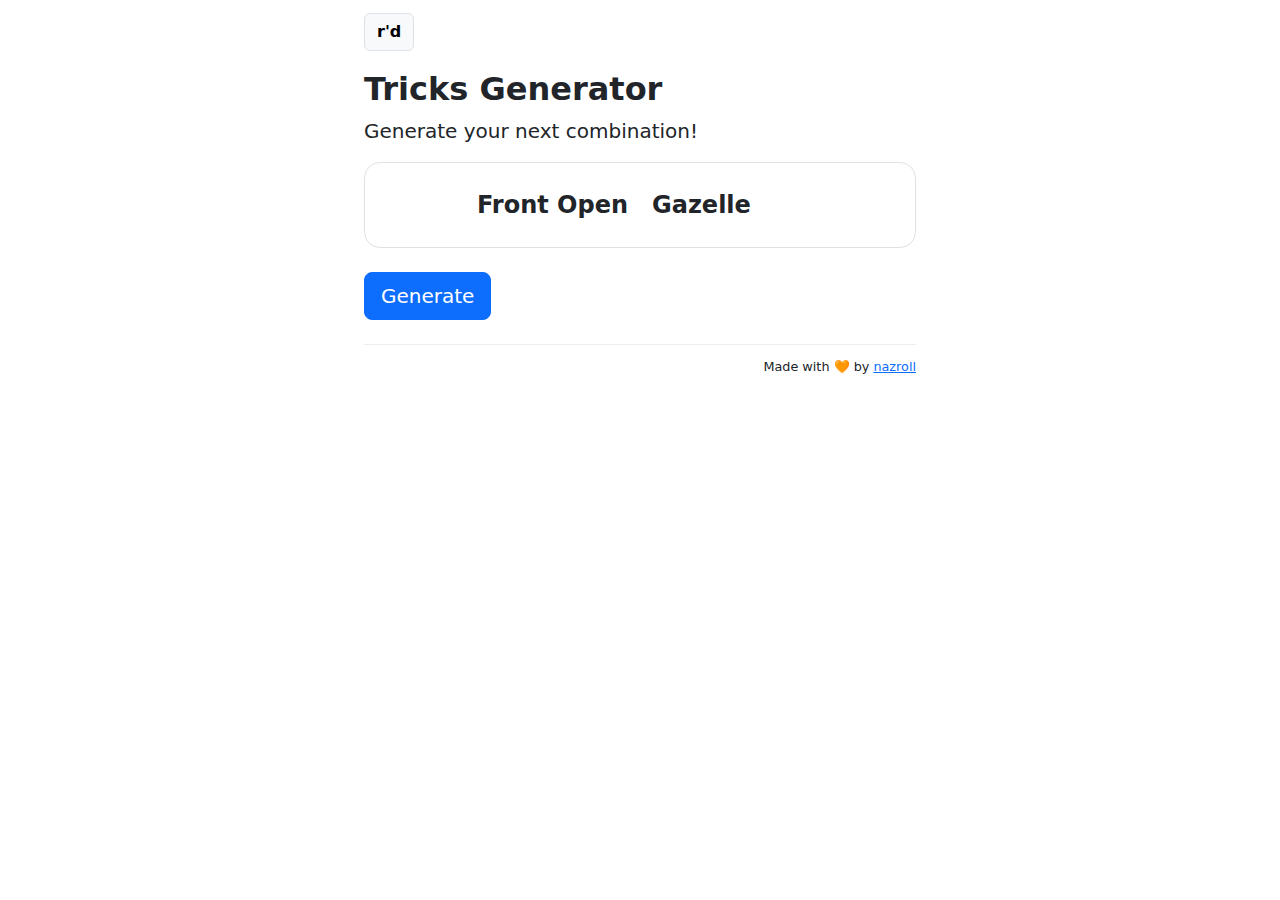
<file: generator.html>
<!DOCTYPE html>
<html lang="en">
<head>
    <!-- Google tag (gtag.js) -->
    <script async src="https://www.googletagmanager.com/gtag/js?id=G-JHPRCTE9YY"></script>
    <script>
    window.dataLayer = window.dataLayer || [];
    function gtag(){dataLayer.push(arguments);}
    gtag('js', new Date());

    gtag('config', 'G-JHPRCTE9YY');
    </script>
    
    <meta charset="UTF-8">
    <meta name="viewport" content="width=device-width, initial-scale=1.0">
    <meta name="description" content="Learn, practice and progress in wizard skating as a beginner, intermediate or advanced inline skater.">
    <meta name="keywords" content="inline skating, wizard skating, training, tricks">
    <meta name="author" content="Nazrul Kamaruddin">
    
    <!-- Performance optimizations -->
    <link rel="preconnect" href="https://stackpath.bootstrapcdn.com">
    <link rel="preconnect" href="https://code.jquery.com">
    
    <title>Tricks Generator - Rocker'd</title>
    <!-- Bootstrap CSS -->
    <link href="https://cdn.jsdelivr.net/npm/bootstrap@5.3.6/dist/css/bootstrap.min.css" rel="stylesheet">
    <link href="/app.css" rel="stylesheet">
</head>
<body>
    <div class="container rockerd">
        <div id="header">
            <h1><a href="/index.html" class="btn btn-light border radius-pill fw-bold">r'd</a></h1>
        </div>        
        <div class="row">
            <h2 class="fw-bold">Tricks Generator</h2>
            <p class="lead">Generate your next combination!</p>
        </div>
        <div class="border rounded-4">
            <div class="row py-4 text-capitalize trick">
                <div class="col fw-bold text-end start">Front open</div> 
                <div class="col fw-bold text-start end">Gazelle</div>
            </div>
        </div>
        <div class="row py-4">
            <div class="col-12">
                <button type="button" class="btn btn-primary btn-lg">Generate</button>
            </div>
        </div>
        
        <div id="footer" class="text-end">
            <p>Made with &#129505; by <a href="https://nazroll.com" target="_blank">nazroll</a></p>
        </div>
    </div>
    
    <!-- Bootstrap JS, Popper.js, and jQuery -->
    <script src="https://code.jquery.com/jquery-3.5.1.slim.min.js"></script>
    <!-- <script src="https://cdn.jsdelivr.net/npm/@popperjs/core@2.5.4/dist/umd/popper.min.js"></script> -->
    <script src="https://cdn.jsdelivr.net/npm/bootstrap@5.3.6/dist/js/bootstrap.bundle.min.js"></script>
</body>
</html>
</file>
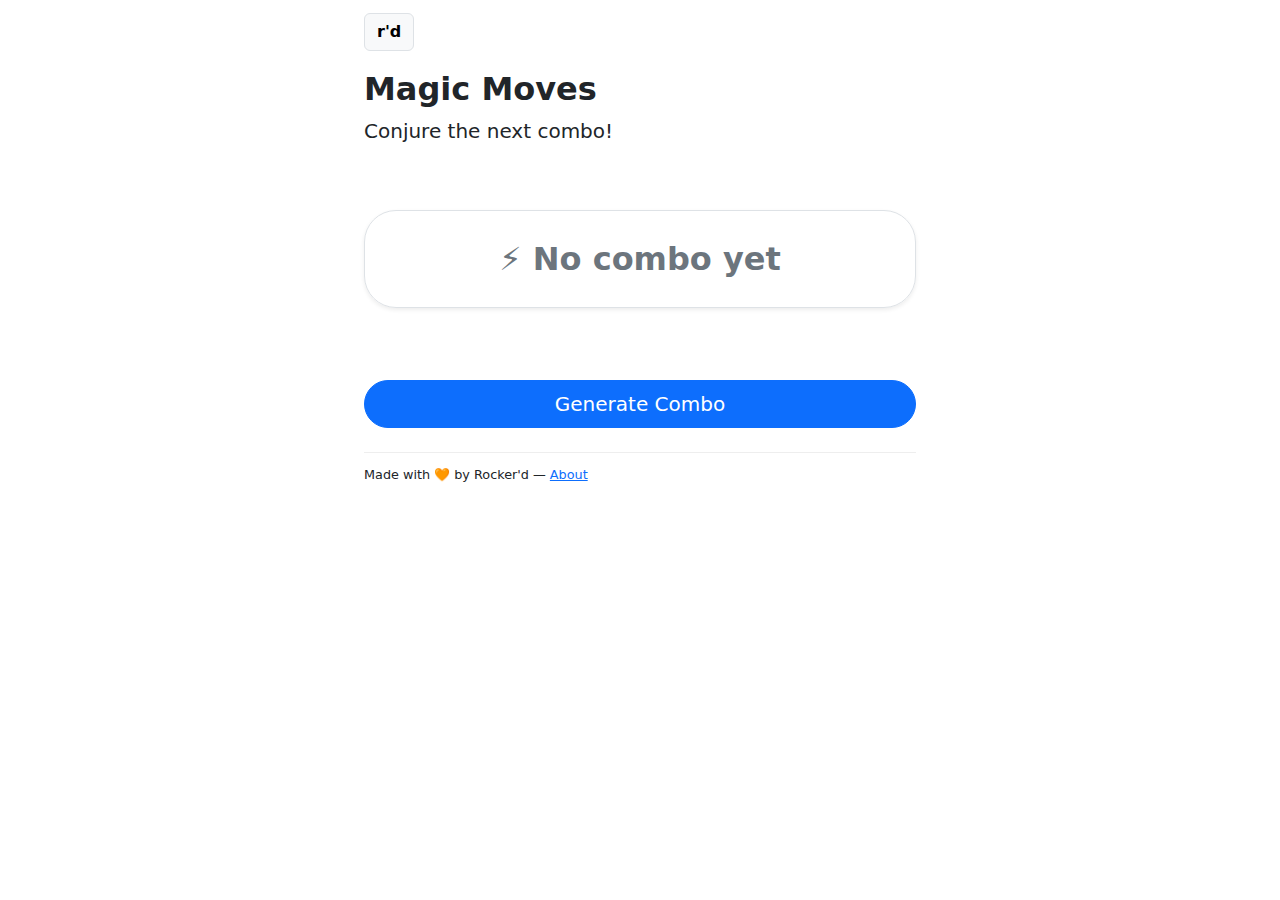
<file: magicmoves.html>
<!DOCTYPE html>
<html lang="en">
<head>
    <!-- Google tag (gtag.js) -->
    <script async src="https://www.googletagmanager.com/gtag/js?id=G-JHPRCTE9YY"></script>
    <script>
    window.dataLayer = window.dataLayer || [];
    function gtag(){dataLayer.push(arguments);}
    gtag('js', new Date());

    gtag('config', 'G-JHPRCTE9YY');
    </script>
    
    <meta charset="UTF-8">
    <meta name="viewport" content="width=device-width, initial-scale=1.0">
    <meta name="description" content="Learn, practice and progress in wizard skating as a beginner, intermediate or advanced inline skater.">
    <meta name="keywords" content="inline skating, wizard skating, training, tricks">
    <meta name="author" content="Nazrul Kamaruddin">
    
    <!-- Performance optimizations -->
    <link rel="preconnect" href="https://stackpath.bootstrapcdn.com">
    <link rel="preconnect" href="https://code.jquery.com">
    
    <title>Magic Moves - Rocker'd</title>
    <!-- Bootstrap CSS -->
    <link href="https://cdn.jsdelivr.net/npm/bootstrap@5.3.6/dist/css/bootstrap.min.css" rel="stylesheet">
    <link href="/app.css" rel="stylesheet">
</head>
<body>
    <div class="container rockerd">
        <div id="header">
            <h1><a href="/index.html" class="btn btn-light border radius-pill fw-bold">r'd</a></h1>
        </div>        
        <div class="row">
            <h2 class="fw-bold">Magic Moves</h2>
            <p class="lead">Conjure the next combo!</p>
        </div>
        <div id="mmWrapper" class="border rounded-5 shadow-sm my-5">
            <div class="row py-4 trick text-secondary" id="magicMoves">
                <div class="col fw-bold text-center">
                    <span id="trickStart">⚡</span> 
                    <span id="trickEnd">No combo yet</span>
                </div> 
            </div>
        </div>
        <div class="row py-4">
            <div class="col-12">
                <button type="button" id="btnGenerateCombo" class="btn btn-primary btn-lg w-100 rounded-pill btn-generate-combo">Generate Combo</button>
            </div>
        </div>
        
        <div id="footer">
            <p>Made with &#129505; by Rocker'd &mdash; <a href="/about.html">About</a></p>
        </div>
    </div>
    
    <!-- Bootstrap JS, Popper.js, and jQuery -->
    <script src="https://code.jquery.com/jquery-3.5.1.slim.min.js"></script>
    <script src="https://cdn.jsdelivr.net/npm/bootstrap@5.3.6/dist/js/bootstrap.bundle.min.js"></script>
    <script src="/magicmoves.js"></script>
</body>
</html>
</file>
<file: bingo.css>
.bingo {
    max-width: 480px;
}
#header {
    border-bottom: solid 1px #ccc;
    padding: 12px 0 12px 0;
}
#footer {
    text-align: center;
    font-size: 0.7em;
    text-transform: uppercase;
    color: #ccc;
    margin-top: 12px;
}
.box {
    border: 1px solid #ced4da;
    background-color: #f8f9fa;
    height: 100px;
    display: flex;
    align-items: center;
    justify-content: center;
    text-align: center;
    padding: 4px;
}
.right-leg, .left-leg, .choose-your-side {
    display: block;
}
.right-leg h2, .left-leg h2{
    padding-top: 12px;
    padding-bottom: 12px;
}
.right-leg .col-10{
    padding-right: 0;
    padding-left: 0;
}
.left-leg .col-10 {
    padding-left: 0;
    padding-right: 0;
}
.right-leg h2 {
    text-align: right;
}
.front-right-leg, .back-right-leg, 
.front-left-leg, .back-left-leg {
    margin: 12px 0;
}

.front-right-leg h3, .back-right-leg h3, 
.front-left-leg h3, .back-left-leg h3 {
    transform: rotate(-0.25turn);
    position: relative;
    top: 42%;
}
.front-right-leg .row .col-2, .back-right-leg .row .col-2, 
.front-left-leg .row .col-2, .back-left-leg .row .col-2 {
    margin: 0;
    padding: 0;
    background-color: #eee;
}
.tricks, .trick {
    margin: 0px;
    padding: 0;
}
.tricks {
    margin: 0;
}
.tricks.top {
    margin-bottom: 12px;
}
/* Ensure boxes in a row don't wrap unnecessarily on small screens if not desired */
.trick {
    padding-left: 5px;
    padding-right: 5px;
    cursor: pointer;  /* added to make trick clickable */
}

/* Style to indicate a completed trick */
.trick.completed .box {
    background-color: #16a538;
    border-color: #c3e6cb;
    color: #fff;
    font-weight: bold;
}

.choose-your-side {
    padding-top: 12px;
}
.choose-your-side p {
    text-align: center;
    margin-top: 24px;
}
.choose-side {
    padding: 12px 24px;
    margin-left: 12px;
    margin-right: 12px;
    background-color: #eee;
}

/* Swipe Functionality Styles */
.swipe-wrapper {
    overflow: hidden;
    width: 100%; /* Adjust if .bingo container width is different or not set */
    position: relative;
}

.swipe-container {
    display: flex;
    flex-wrap: nowrap; /* Important to keep slides in one line */
    -webkit-transition: -webkit-transform 0.3s ease-in-out;  /* WebKit-prefixed transition */
    transition: transform 0.3s ease-in-out;
    will-change: transform;  /* hint for smoother animations */
    -webkit-transform-style: preserve-3d;  /* improve 3d transform rendering */
    transform-style: preserve-3d;
}

.swipe-slide {
    min-width: 100%; /* Each slide takes full width of the wrapper */
    flex-shrink: 0; /* Prevent slides from shrinking */
    box-sizing: border-box;
}
/* End Swipe Functionality Styles */
</file>
<file: bingo/bingo.css>
/* Modern CSS Performance Optimizations */
.bingo {
    contain: layout style paint; /* Optimize repaints */
    max-width: 540px;
}

#header {
    border-bottom: solid 1px #eee;
    padding: 16px 0 6px 0;
    contain: layout style;
    text-align: center;
}

#header h1 {
    font-size: 1.5em;
    text-transform: uppercase;
    text-align: center;
}

#header h1 a, #footer a {
    text-decoration: none;
}

#footer {
    text-align: center;
    font-size: 0.5em;
    line-height: 2em;
    text-transform: uppercase;
    color: #666;
    margin-top: 12px;
    contain: layout style;
}
/* Optimized Box Component */
.box {
    border: 1px solid #ced4da;
    background-color: #f8f9fa;
    height: 80px;
    display: flex;
    align-items: center;
    justify-content: center;
    text-align: center;
    padding: 4px;
    will-change: background-color, border-color; /* Hint for animations */
    transition: all 0.2s ease; /* Smooth transitions */
    font-size: 0.9em; /* Slightly smaller for better fit */
}

/* Performance-optimized states */
.right-leg, .left-leg, .choose-your-side {
    display: block;
    contain: layout style;
}
.right-leg h2, .left-leg h2{
    padding-top: 12px;
    padding-bottom: 12px;
    display: inline-block;
    margin-right: 10px;
}

/* Collapse button styling */
.right-leg .btn, .left-leg .btn {
    font-size: 0.8em;
    padding: 4px 8px;
    border-radius: 50%;
    width: 30px;
    height: 30px;
    display: inline-flex;
    align-items: center;
    justify-content: center;
    vertical-align: middle;
}

.right-leg .col-10{
    padding-right: 0;
    padding-left: 0;
}
.left-leg .col-10 {
    padding-left: 0;
    padding-right: 0;
}

.front-right-leg, .back-right-leg, 
.front-left-leg, .back-left-leg {
    margin: 12px 0;
}

.front-right-leg h3, .back-right-leg h3, 
.front-left-leg h3, .back-left-leg h3 {
    transform: rotate(-0.25turn);
    position: relative;
    top: 42%;
}
.front-right-leg .row .col-2, .back-right-leg .row .col-2, 
.front-left-leg .row .col-2, .back-left-leg .row .col-2 {
    background-color: #eee;
}
.tricks, .trick {
    margin: 0px;
}
.tricks {
    margin: 0;
    padding-left: 12px;
}
.tricks.top {
    margin-bottom: 12px;
}
/* Enhanced Trick Interactions */
.trick {
    cursor: pointer;
    contain: layout style paint;
    transition: transform 0.1s ease; /* Micro-interaction feedback */
    -webkit-tap-highlight-color: transparent; /* Remove iOS tap highlight */
    touch-action: manipulation; /* Optimize touch handling */
}

.trick:hover {
    transform: translateY(-1px); /* Subtle hover effect */
}

.trick:active {
    transform: translateY(0px); /* Press feedback */
}

/* Enhanced completed state */
.trick.completed .box {
    background-color: #28a745; /* Bootstrap success green */
    border-color: #c3e6cb;
    color: #fff;
    font-weight: bold;
    transform: scale(1.02); /* Subtle scale effect */
    box-shadow: 0 2px 4px rgba(40, 167, 69, 0.3); /* Soft glow */
}

/* Improved focus states for accessibility */
.trick:focus {
    outline: 2px solid #007bff;
    outline-offset: 2px;
    border-radius: 4px;
}

/* Better button styling */
.choose-side {
    padding: 6px 12px;
    margin-left: 2px;
    margin-right: 2px;
    background-color: #eee;
    border-radius: 6px;
    text-decoration: none;
    display: inline-block;
    transition: all 0.2s ease;
    font-weight: 500;
}

.choose-side:hover {
    background-color: #007bff;
    color: white;
    transform: translateY(-1px);
    box-shadow: 0 4px 8px rgba(0, 123, 255, 0.3);
    text-decoration: none;
}

.choose-side:focus {
    outline: 2px solid #0056b3;
    outline-offset: 2px;
}

/* Selected state for choose-side buttons */
.choose-side.selected {
    background-color: #007bff;
    color: white;
    font-weight: 600;
    transform: translateY(-1px);
    box-shadow: 0 4px 8px rgba(0, 123, 255, 0.4);
}

.choose-side.selected:hover {
    background-color: #0056b3;
    transform: translateY(-1px);
}

/* Swipe Functionality Styles */
.swipe-wrapper {
    overflow: hidden;
    width: 100%; /* Adjust if .bingo container width is different or not set */
    position: relative;
    -webkit-overflow-scrolling: touch; /* Smooth scrolling on iOS */
}

.swipe-container {
    display: flex;
    flex-wrap: nowrap; /* Important to keep slides in one line */
    transition: transform 0.2s ease-out; /* Faster transition for better responsiveness */
    will-change: transform;  /* hint for smoother animations */
    transform: translateZ(0); /* Force hardware acceleration */
    transform-style: preserve-3d;
    -webkit-transform: translateZ(0); /* iOS optimization */
}

.swipe-slide {
    min-width: 100%; /* Each slide takes full width of the wrapper */
    flex-shrink: 0; /* Prevent slides from shrinking */
    box-sizing: border-box;
}

/* Add smooth scrolling */
html {
    scroll-behavior: smooth;
}

/* Lazy loading demo links */
.demo-links {
    opacity: 0;
    transition: opacity 0.3s ease;
}

.demo-links.loaded {
    opacity: 1;
}

/* Improved accessibility and performance */
.trick:focus {
    outline: 2px solid #007bff;
    outline-offset: 2px;
}

/* Optimize images */
img {
    max-width: 100%;
    height: auto;
    display: block;
}

/* Add preload hint for better font loading when custom fonts are used */
/* @font-face {
    font-display: swap;
} */

/* Optimize animations with will-change */
.box {
    will-change: background-color, border-color;
}

/* Reduce paint operations */
.trick {
    contain: layout style paint;
}

.col-6.trick {
    padding-left: 0;
}
/* Optimize scroll performance */
* {
    box-sizing: border-box;
}

/* Prevent layout shifts */
.swipe-slide {
    min-height: 400px;
}

/* Visual Guides Styling */
.visual-guides {
    contain: layout style;
}

.visual-guides h3 {
    text-transform: uppercase;
    font-size: 1.1em;
    color: #333;
    font-weight: 600;
}

.visual-guides h4 {
    font-size: 1em;
    margin-top: 16px;
    margin-bottom: 8px;
    color: #555;
    font-weight: 500;
}

.visual-guides ul {
    margin-bottom: 16px;
    padding-left: 20px;
}

.visual-guides li {
    margin-bottom: 4px;
}

.visual-guides a {
    color: #007bff;
    text-decoration: none;
    font-size: 0.9em;
    transition: color 0.2s ease;
}

.visual-guides a:hover {
    color: #0056b3;
    text-decoration: underline;
}

/* Choose your side section */
.choose-your-side {
    text-align: center;
    font-size: 0.8em;
}

.choose-your-side p {
    text-align: center;
    margin-top: 24px;
    padding-bottom: 48px;
    font-size: 1.1em;
}

.choose-your-side img {
    margin-top: 12px;
}

.btn-guide {
    position: absolute;
    top: 16px;
    right: 20px;
}

.choose-side-buttons {
    margin-top: 24px;
    text-align: center;
}

/* Progress Bar Styling */
.progress-container {
    contain: layout style;
    padding: 0 16px;
    margin-top: 16px;
}

.progress {
    border-radius: 10px;
    background-color: #e9ecef;
    box-shadow: inset 0 1px 2px rgba(0, 0, 0, 0.1);
}

.progress-container small {
    font-size: 0.75em;
    font-weight: 500;
}

#progress-text {
    color: #28a745;
    font-weight: 600;
}

/* Confetti Animation */
.confetti {
    position: fixed;
    top: 0;
    left: 0;
    width: 100%;
    height: 100%;
    pointer-events: none;
    z-index: 9999;
}

.confetti-piece {
    position: absolute;
    width: 10px;
    height: 10px;
    background: #28a745;
    animation: confetti-fall 3s linear forwards;
}

.confetti-piece:nth-child(1) { background: #007bff; left: 10%; animation-delay: 0s; }
.confetti-piece:nth-child(2) { background: #28a745; left: 20%; animation-delay: 0.1s; }
.confetti-piece:nth-child(3) { background: #ffc107; left: 30%; animation-delay: 0.2s; }
.confetti-piece:nth-child(4) { background: #dc3545; left: 40%; animation-delay: 0.3s; }
.confetti-piece:nth-child(5) { background: #6f42c1; left: 50%; animation-delay: 0.4s; }
.confetti-piece:nth-child(6) { background: #fd7e14; left: 60%; animation-delay: 0.5s; }
.confetti-piece:nth-child(7) { background: #20c997; left: 70%; animation-delay: 0.6s; }
.confetti-piece:nth-child(8) { background: #e83e8c; left: 80%; animation-delay: 0.7s; }
.confetti-piece:nth-child(9) { background: #17a2b8; left: 90%; animation-delay: 0.8s; }
.confetti-piece:nth-child(10) { background: #6c757d; left: 15%; animation-delay: 0.9s; }
.confetti-piece:nth-child(11) { background: #28a745; left: 25%; animation-delay: 1s; }
.confetti-piece:nth-child(12) { background: #ffc107; left: 35%; animation-delay: 1.1s; }
.confetti-piece:nth-child(13) { background: #007bff; left: 45%; animation-delay: 1.2s; }
.confetti-piece:nth-child(14) { background: #dc3545; left: 55%; animation-delay: 1.3s; }
.confetti-piece:nth-child(15) { background: #6f42c1; left: 65%; animation-delay: 1.4s; }
.confetti-piece:nth-child(16) { background: #fd7e14; left: 75%; animation-delay: 1.5s; }
.confetti-piece:nth-child(17) { background: #20c997; left: 85%; animation-delay: 1.6s; }
.confetti-piece:nth-child(18) { background: #e83e8c; left: 95%; animation-delay: 1.7s; }

@keyframes confetti-fall {
    0% {
        transform: translateY(-100vh) rotate(0deg);
        opacity: 1;
    }
    100% {
        transform: translateY(100vh) rotate(720deg);
        opacity: 0;
    }
}
</file>
<file: generator/trick-generator.css>
/* Minimalist Wizard Tricks Generator */
:root {
    --primary-color: #2c3e50;
    --accent-color: #3498db;
    --text-light: #7f8c8d;
    --background: #ffffff;
    --border-light: #ecf0f1;
    --success-color: #27ae60;
}

* {
    box-sizing: border-box;
}

body {
    font-family: -apple-system, BlinkMacSystemFont, 'Segoe UI', Roboto, sans-serif;
    background-color: var(--background);
    color: var(--primary-color);
    line-height: 1.6;
    margin: 0;
    padding: 0;
}

.container {
    max-width: 600px;
    margin: 0 auto;
    padding: 2rem 1rem;
}

.generator-wrapper {
    min-height: 80vh;
    display: flex;
    flex-direction: column;
    justify-content: center;
}

/* Header */
header h1 {
    font-size: 2.5rem;
    font-weight: 300;
    margin-bottom: 0.5rem;
    color: var(--primary-color);
}

header p {
    font-size: 1.1rem;
    color: var(--text-light);
    margin: 0;
}

/* Slots Container */
.slots-container {
    display: flex;
    align-items: center;
    justify-content: center;
    gap: 2rem;
}

.slot {
    text-align: center;
    min-width: 120px;
}

.slot-label {
    font-size: 0.9rem;
    color: var(--text-light);
    text-transform: uppercase;
    letter-spacing: 0.5px;
    margin-bottom: 0.5rem;
}

.slot-result {
    font-size: 2rem;
    font-weight: 600;
    color: var(--primary-color);
    padding: 1rem;
    border: 2px solid var(--border-light);
    border-radius: 8px;
    background: var(--background);
    min-height: 80px;
    display: flex;
    align-items: center;
    justify-content: center;
    transition: all 0.3s ease;
}

.slot-result.spinning {
    border-color: var(--accent-color);
    transform: scale(1.05);
}

.slot-divider {
    font-size: 1.5rem;
    color: var(--text-light);
    font-weight: 300;
}

/* Generate Button */
.generate-btn {
    background: var(--accent-color);
    color: white;
    border: none;
    padding: 1rem 3rem;
    font-size: 1.1rem;
    font-weight: 500;
    border-radius: 50px;
    cursor: pointer;
    transition: all 0.3s ease;
    text-transform: uppercase;
    letter-spacing: 0.5px;
}

.generate-btn:hover {
    background: #2980b9;
    transform: translateY(-2px);
    box-shadow: 0 4px 12px rgba(52, 152, 219, 0.3);
}

.generate-btn:active {
    transform: translateY(0);
}

.generate-btn:disabled {
    background: var(--text-light);
    cursor: not-allowed;
    transform: none;
    box-shadow: none;
}

/* Result Display */
.result-display {
    font-size: 2rem;
    color: var(--text-light);
    font-weight: 300;
    padding: 2rem 1rem;
    min-height: 60px;
    display: flex;
    align-items: center;
    justify-content: center;
}

.result-display.success {
    color: var(--success-color);
    font-weight: 500;
}

/* Responsive Design */
@media (max-width: 768px) {
    .container {
        padding: 1rem;
    }
    
    header h1 {
        font-size: 2rem;
    }
    
    .slots-container {
        flex-direction: column;
        gap: 1rem;
    }
    
    .slot-divider {
        transform: rotate(90deg);
    }
    
    .slot {
        min-width: 200px;
    }
    
    .generate-btn {
        padding: 0.8rem 2rem;
        font-size: 1rem;
    }
}
</file>
<file: app.css>
.rockerd {
    max-width: 576px;
}

#header {
    font-weight: bold;
    margin-bottom: 12px;
}

#header h1 {
        font-size: 3rem;
}
#footer {
    border-top: solid 1px #eee;
    padding: 12px 0;
    font-size: 0.8rem;
}

.trick {
   font-size: 2rem;
}

.trick > .start, .trick > .end {
    font-size: 1.5rem;
}


.trick > .col-1 {
    font-size: 1rem;
    padding-top: 8px;
}

.list-completed {
    font-size: 0.75em;
}
</file>
